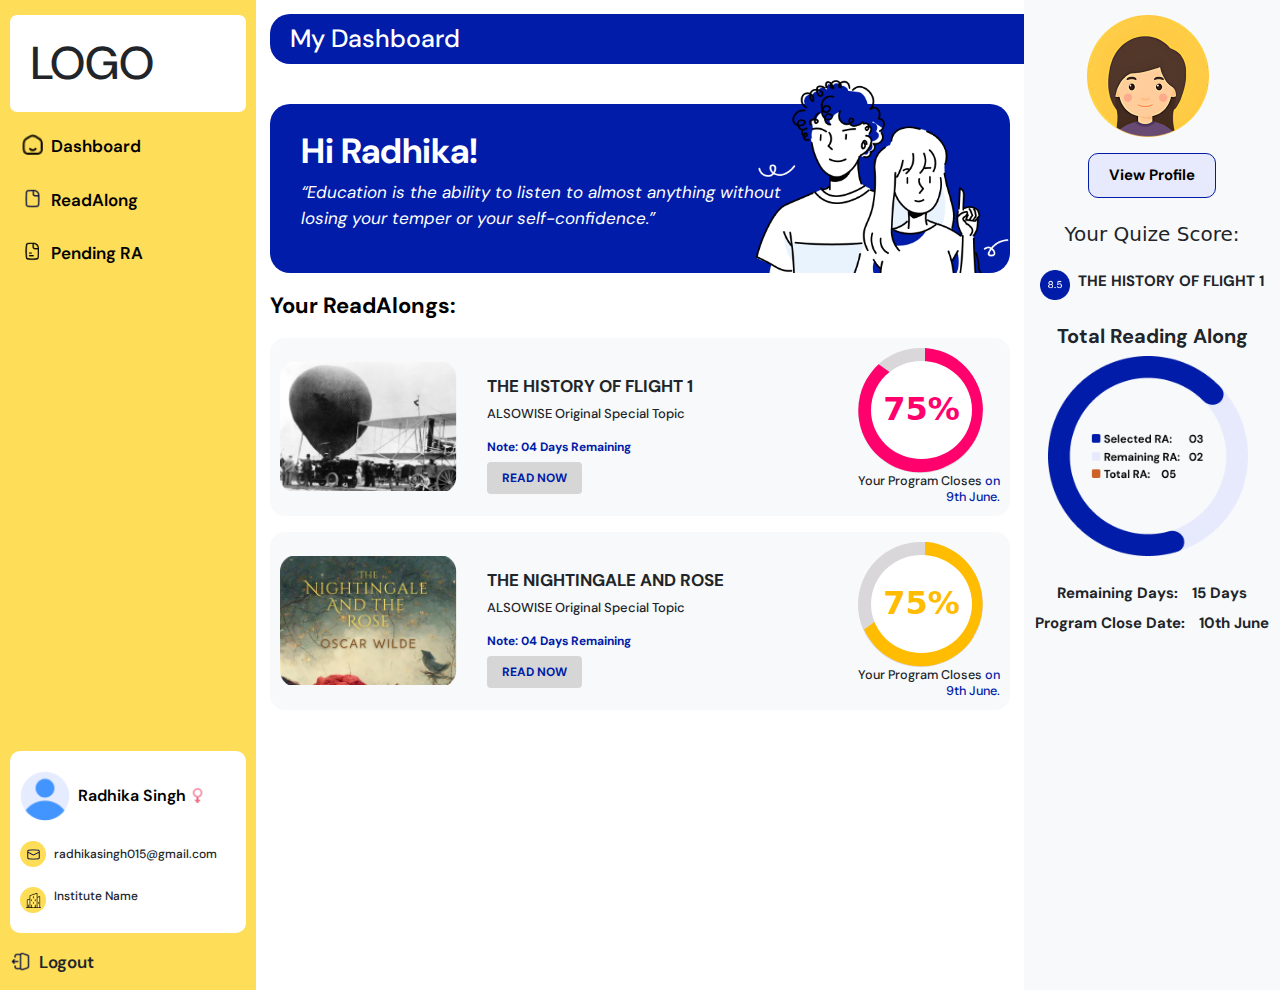
<file: index.html>
<!DOCTYPE html>
<html lang="en">

<head>
    <meta charset="UTF-8">
    <meta name="viewport" content="width=device-width, initial-scale=1.0">
    <title>Document</title>
    <link href="https://cdn.jsdelivr.net/npm/bootstrap@5.3.3/dist/css/bootstrap.min.css" rel="stylesheet"
        integrity="sha384-QWTKZyjpPEjISv5WaRU9OFeRpok6YctnYmDr5pNlyT2bRjXh0JMhjY6hW+ALEwIH" crossorigin="anonymous">
    <script src="https://cdn.jsdelivr.net/npm/bootstrap@5.3.3/dist/js/bootstrap.bundle.min.js"
        integrity="sha384-YvpcrYf0tY3lHB60NNkmXc5s9fDVZLESaAA55NDzOxhy9GkcIdslK1eN7N6jIeHz"
        crossorigin="anonymous"></script>
    <link rel="stylesheet" href="https://cdnjs.cloudflare.com/ajax/libs/font-awesome/6.5.2/css/all.min.css"
        integrity="sha512-SnH5WK+bZxgPHs44uWIX+LLJAJ9/2PkPKZ5QiAj6Ta86w+fsb2TkcmfRyVX3pBnMFcV7oQPJkl9QevSCWr3W6A=="
        crossorigin="anonymous" referrerpolicy="no-referrer" />
    <link rel="stylesheet" href="style.css">
    <script src="https://cdnjs.cloudflare.com/ajax/libs/jquery/3.5.1/jquery.min.js" charset="utf-8"></script>
</head>


<body>
    <div class="container-fluid main-wrapper">
        <div class="row">

            <div class="col-2 col-sm-12  d-flex justify-content-lg-between  " style="flex-direction: column">
                <div class="fgfg">

                    <nav class="navbar navbar-expand-lg navbar-light d-sm-block  d-lg-none d-md-none">
                        <div class="container-fluid">
                            <a class="navbar-brand" href="#">
                                <div class="logo">
                                    <h4>Logo</h4>
                                </div>
                            </a>
                            <button class="navbar-toggler" type="button" data-bs-toggle="collapse"
                                data-bs-target="#navbarText" aria-controls="navbarText" aria-expanded="false"
                                aria-label="Toggle navigation">
                                <span class="navbar-toggler-icon"></span>
                            </button>
                            <div class="collapse navbar-collapse dropdown-menu" id="navbarText">

                                <ul class="navbar-nav me-auto mb-2 mb-lg-0  " id="mobile-nav">
                                    <li><a class="nav-link active" aria-current="page" href="#" href> <img
                                                src="img/Vector.png"> <span>Dashboard</span><i
                                                class="fa-solid fa-angle-right "></i></a> </li>
                                    <li><a class="nav-link" href=""> <img src="img/Paper-Blank.png"><span>
                                                ReadAlong</span><i class="fa-solid fa-angle-right "></i></a> </li>
                                    <li class="btun sub-btn"><a class="nav-link" href="#"><img
                                                src="img/Paper-Note.png"><span>Pending RA</span>
                                            <i class="fa-solid fa-angle-right dropdown "></i></a>
                                    </li>
                                    <div class="sub-menu ">
                                        <div class="d-flex " style="justify-content: end;">
                                            <img src="img/Vector (1).png"><span>Pending Quize</span>
                                        </div>
                                    </div>
                                </ul>

                                <div class="options ">

                                    <div class="id-box-footer ">
                                        <div class="d-flex">
                                            <img src="img/Ellipse 27.png" alt="">
                                            <div class="content d-flex">
                                                Radhika Singh <img src="img/image 22.png">
                                            </div>
                                        </div>
                                        <div class="d-flex">
                                            <img src="img/mail.png" alt="">
                                            <div class="content">
                                                radhikasingh015@gmail.com
                                            </div>
                                        </div>
                                        <div class="d-flex">
                                            <img src="img/institue.png" alt="">
                                            <div class="content">
                                                Institute Name
                                            </div>
                                        </div>
                                    </div>
                
                                    <div class="logout d-flex mt-3">
                                        <img src="img/Logout.png"> <span>Logout</span>
                                    </div>
                                </div>

                            </div>
                        </div>
                    </nav>

                    <div class="d-none d-lg-block d-md-block">
                        <div class="logo">
                            <h4>Logo</h4>
                        </div>
                        <div class="options">
                            <ul>
                                <li><a href> <img src="img/Vector.png"> <span>Dashboard</span><i
                                            class="fa-solid fa-angle-right "></i></a> </li>
                                <li><a href=""> <img src="img/Paper-Blank.png"><span> ReadAlong</span><i
                                            class="fa-solid fa-angle-right "></i></a> </li>
                                <li class="btun sub-btn"><a href="#"><img src="img/Paper-Note.png"><span>Pending RA</span>
                                        <i class="fa-solid fa-angle-right dropdown "></i></a>
                                </li>
                                <div class="sub-menu ">
                                    <div class="d-flex " style="justify-content: end;">
                                        <img src="img/Vector (1).png"><span>Pending Quize</span>
                                    </div>
                                </div>
                            </ul>
                        </div>
                    </div>
                    


                </div>



                <div class="options d-none d-lg-block d-md-block">

                    <div class="id-box-footer ">
                        <div class="d-flex">
                            <img src="img/Ellipse 27.png" alt="">
                            <div class="content d-flex">
                                Radhika Singh <img src="img/image 22.png">
                            </div>
                        </div>
                        <div class="d-flex">
                            <img src="img/mail.png" alt="">
                            <div class="content">
                                radhikasingh015@gmail.com
                            </div>
                        </div>
                        <div class="d-flex">
                            <img src="img/institue.png" alt="">
                            <div class="content">
                                Institute Name
                            </div>
                        </div>
                    </div>

                    <div class="logout d-flex mt-3">
                        <img src="img/Logout.png"> <span>Logout</span>
                    </div>
                </div>
            </div>
            <div class="col-10 col-sm-12">
                <h5 class="Dashboard-heading">My Dashboard</h5>

                <div class="Message-box d-flex">
                    <div class="inner-content ">
                        <h3> Hi Radhika!</h3>
                        <p>“Education is the ability to listen to almost anything without losing your temper or your
                            self-confidence.” </p>

                    </div>

                    <img src="img/Illustration.png" class="d-none d-sm-block">
                </div>


                <div class="reading-section mt-3" id="second-col">
                    <p class="reading">Your ReadAlongs:</p>


                    <div class="row " id="gapping">
                        <div class="col-lg-12 col-md-6 col-sm-12 justify-content-sm-center">
                            <div class="first d-lg-flex    text-center-sm" style="align-items: center;">

                                <img src="img/Photo.png">
                                <div class="content text-sm-center text-lg-start mt-sm-3">
                                    <h5> THE HISTORY OF FLIGHT 1</h5>
                                    <p> ALSOWISE Original Special Topic</p>
                                    <h6 class="Note">Note: 04 Days Remaining </h6>
                                    <button>Read Now</button>
                                </div>

                                <div style="flex-direction: column;margin-left: auto;">
                                    <div class="indicator">
                                        <div class="all">
                                            <div class="circle-wrap">
                                                <div class="circle">
                                                    <div class="mask full-1">
                                                        <div class="fill-1"></div>
                                                    </div>
                                                    <div class="mask half">
                                                        <div class="fill-1"></div>
                                                    </div>
                                                    <div class="inside-circle2"> 75% </div>
                                                </div>
                                            </div>

                                        </div>
                                    </div>
                                    <div class="first-content">
                                        Your Program Closes

                                        <span>on <br>9th June.</span>

                                    </div>

                                </div>


                            </div>

                        </div>
                        <div class="col-lg-12 col-md-6 col-sm-12">
                            <div class="first d-lg-flex text-center-sm  mt-lg-3" style="align-items: center;">




                                <img src="img/ghgh.png">


                                <div class="content text-sm-center text-lg-start mt-sm-3">
                                    <h5> THE NIGHTINGALE AND ROSE</h5>
                                    <p> ALSOWISE Original Special Topic</p>
                                    <h6 class="Note">Note: 04 Days Remaining </h6>
                                    <button>Read Now</button>
                                </div>



                                <div style="flex-direction: column;margin-left: auto;">
                                    <div class="indicator">

                                        <div class="all">
                                            <div class="circle-wrap">
                                                <div class="circle">
                                                    <div class="mask full-2">
                                                        <div class="fill-2"></div>
                                                    </div>
                                                    <div class="mask half">
                                                        <div class="fill-2"></div>
                                                    </div>
                                                    <div class="inside-circle"> 75% </div>
                                                </div>
                                            </div>

                                        </div>
                                    </div>

                                    <div class="first-content">
                                        Your Program Closes

                                        <span>on<br> 9th June.</span>

                                    </div>

                                </div>
                            </div>
                        </div>

                    </div>

                </div>
            </div>
            <div class="col-2 col-third  col-sm-12">
                <center><img src="img/user.png" alt="">
                    <button class="mt-3"> View Profile</buttons>
                </center>
                <div class="inner-content-third">
                    <h5 class="mt-4 text-sm-center">Your Quize Score:</h5>
                    <div class="d-flex mt-4  ">
                        <img src="img/score box.png">
                        <p> THE HISTORY OF FLIGHT 1</p>

                    </div>

                </div>



                <div class="indicator-chat mt-3 text-sm-center">
                    <center>
                        <h5>Total Reading Along</h5>
                    </center>

                    <div class="indicator-chattt">
                        <img src="img/chart.png">
                    </div>
                    <div class="Remaining-days mt-4 text-sm-center">
                        <span>
                            Remaining Days:
                        </span>
                        <span>
                            15 Days
                        </span>
                    </div>
                    <div class="Program-Close mt-1">
                        <span>
                            Program Close Date:
                        </span>
                        <span>
                            10th June
                        </span>
                    </div>
                </div>

            </div>
        </div>


    </div>
    </div>
</body>



<script type="text/javascript">
    $(document).ready(function () {
        //jquery for toggle sub menus
        $('.sub-btn').click(function () {
            $(this).next('.sub-menu').slideToggle();
            $(this).find('.dropdown').toggleClass('rotate');
        });

        //jquery for expand and collapse the sidebar
        $('.menu-btn').click(function () {
            $('.side-bar').addClass('active');
            $('.menu-btn').css("visibility", "hidden");
        });

        $('.close-btn').click(function () {
            $('.side-bar').removeClass('active');
            $('.menu-btn').css("visibility", "visible");
        });
    });
</script>
<script src="//cdnjs.cloudflare.com/ajax/libs/jquery/3.2.1/jquery.min.js"></script>
</html>
</file>
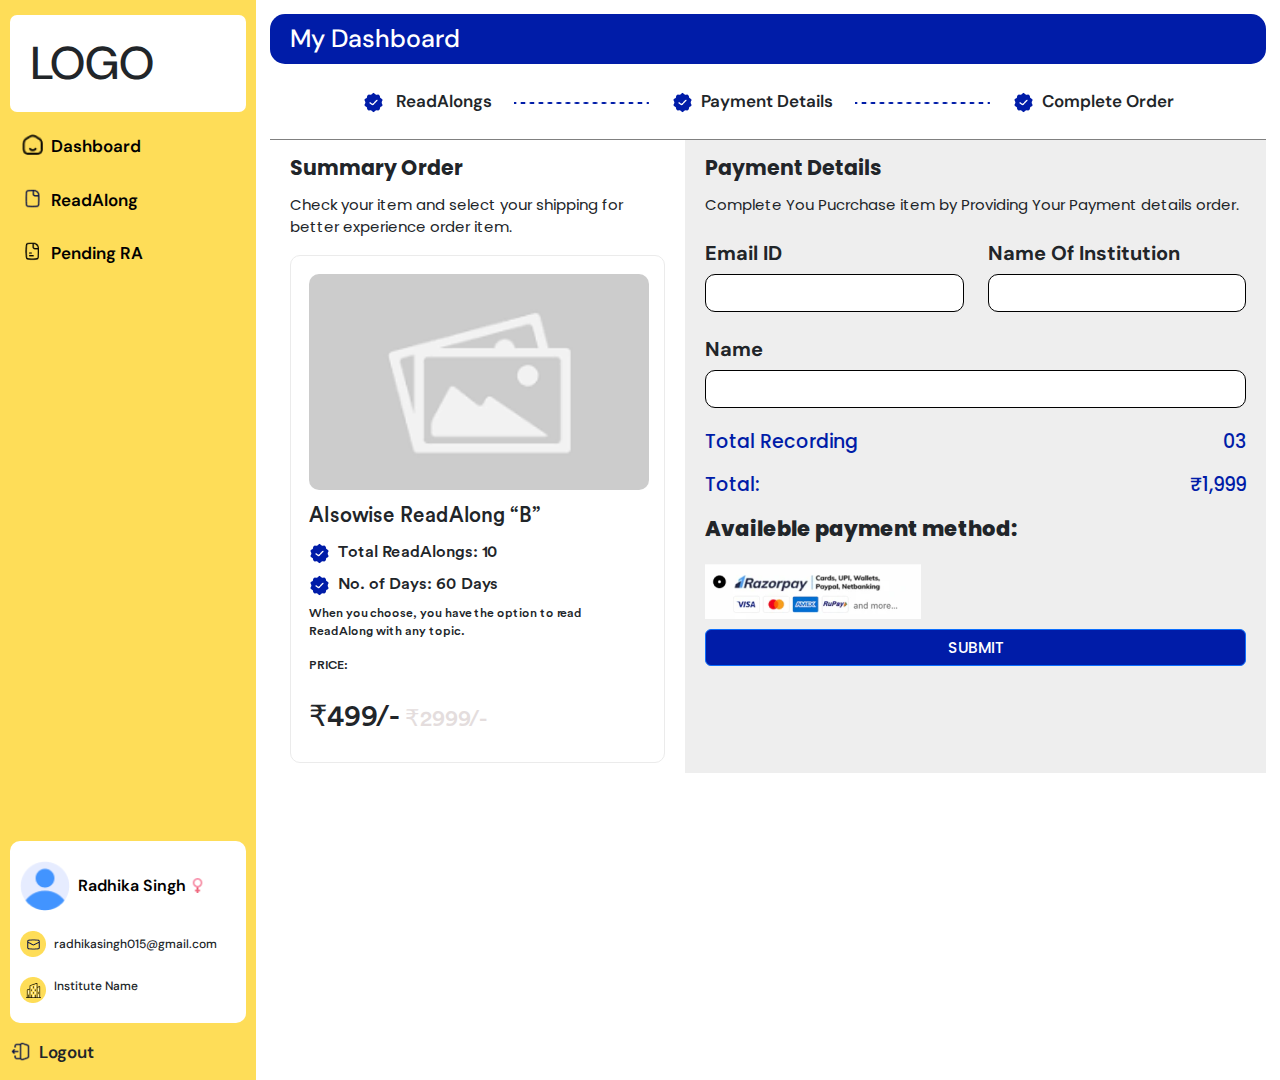
<file: payment.html>
<!DOCTYPE html>
<html lang="en">

<head>
    <meta charset="UTF-8">
    <meta name="viewport" content="width=device-width, initial-scale=1.0">
    <title>Document</title>
    <link href="https://cdn.jsdelivr.net/npm/bootstrap@5.3.3/dist/css/bootstrap.min.css" rel="stylesheet"
        integrity="sha384-QWTKZyjpPEjISv5WaRU9OFeRpok6YctnYmDr5pNlyT2bRjXh0JMhjY6hW+ALEwIH" crossorigin="anonymous">
    <script src="https://cdn.jsdelivr.net/npm/bootstrap@5.3.3/dist/js/bootstrap.bundle.min.js"
        integrity="sha384-YvpcrYf0tY3lHB60NNkmXc5s9fDVZLESaAA55NDzOxhy9GkcIdslK1eN7N6jIeHz"
        crossorigin="anonymous"></script>
    <link rel="stylesheet" href="https://cdnjs.cloudflare.com/ajax/libs/font-awesome/6.5.2/css/all.min.css"
        integrity="sha512-SnH5WK+bZxgPHs44uWIX+LLJAJ9/2PkPKZ5QiAj6Ta86w+fsb2TkcmfRyVX3pBnMFcV7oQPJkl9QevSCWr3W6A=="
        crossorigin="anonymous" referrerpolicy="no-referrer" />
    <link rel="stylesheet" href="style.css">
    <script src="https://cdnjs.cloudflare.com/ajax/libs/jquery/3.5.1/jquery.min.js" charset="utf-8"></script>
    <link rel="stylesheet" href="payment.css">
</head>


<body>
    <div class="container-fluid main-wrapper">
        <div class="row">

            <div class="col-2 col-sm-12  d-flex justify-content-lg-between  " style="flex-direction: column">
                <div class="fgfg">

                    <nav class="navbar navbar-expand-lg navbar-light d-sm-block  d-lg-none d-md-none">
                        <div class="container-fluid">
                            <a class="navbar-brand" href="#">
                                <div class="logo">
                                    <h4>Logo</h4>
                                </div>
                            </a>
                            <button class="navbar-toggler" type="button" data-bs-toggle="collapse"
                                data-bs-target="#navbarText" aria-controls="navbarText" aria-expanded="false"
                                aria-label="Toggle navigation">
                                <span class="navbar-toggler-icon"></span>
                            </button>
                            <div class="collapse navbar-collapse dropdown-menu" id="navbarText">

                                <ul class="navbar-nav me-auto mb-2 mb-lg-0  " id="mobile-nav">
                                    <li><a class="nav-link active" aria-current="page" href="#" href> <img
                                                src="img/Vector.png"> <span>Dashboard</span><i
                                                class="fa-solid fa-angle-right "></i></a> </li>
                                    <li><a class="nav-link" href=""> <img src="img/Paper-Blank.png"><span>
                                                ReadAlong</span><i class="fa-solid fa-angle-right "></i></a> </li>
                                    <li class="btun sub-btn"><a class="nav-link" href="#"><img
                                                src="img/Paper-Note.png"><span>Pending RA</span>
                                            <i class="fa-solid fa-angle-right dropdown "></i></a>
                                    </li>
                                    <div class="sub-menu ">
                                        <div class="d-flex " style="justify-content: end;">
                                            <img src="img/Vector (1).png"><span>Pending Quize</span>
                                        </div>
                                    </div>
                                </ul>

                                <div class="options ">

                                    <div class="id-box-footer ">
                                        <div class="d-flex">
                                            <img src="img/Ellipse 27.png" alt="">
                                            <div class="content d-flex">
                                                Radhika Singh <img src="img/image 22.png">
                                            </div>
                                        </div>
                                        <div class="d-flex">
                                            <img src="img/mail.png" alt="">
                                            <div class="content">
                                                radhikasingh015@gmail.com
                                            </div>
                                        </div>
                                        <div class="d-flex">
                                            <img src="img/institue.png" alt="">
                                            <div class="content">
                                                Institute Name
                                            </div>
                                        </div>
                                    </div>
                
                                    <div class="logout d-flex mt-3">
                                        <img src="img/Logout.png"> <span>Logout</span>
                                    </div>
                                </div>

                            </div>
                        </div>
                    </nav>

                    <div class="d-none d-lg-block d-md-block">
                        <div class="logo">
                            <h4>Logo</h4>
                        </div>
                        <div class="options">
                            <ul>
                                <li><a href> <img src="img/Vector.png"> <span>Dashboard</span><i
                                            class="fa-solid fa-angle-right "></i></a> </li>
                                <li><a href=""> <img src="img/Paper-Blank.png"><span> ReadAlong</span><i
                                            class="fa-solid fa-angle-right "></i></a> </li>
                                <li class="btun sub-btn"><a href="#"><img src="img/Paper-Note.png"><span>Pending RA</span>
                                        <i class="fa-solid fa-angle-right dropdown "></i></a>
                                </li>
                                <div class="sub-menu ">
                                    <div class="d-flex " style="justify-content: end;">
                                        <img src="img/Vector (1).png"><span>Pending Quize</span>
                                    </div>
                                </div>
                            </ul>
                        </div>
                    </div>
                    


                </div>



                <div class="options d-none d-lg-block d-md-block">

                    <div class="id-box-footer ">
                        <div class="d-flex">
                            <img src="img/Ellipse 27.png" alt="">
                            <div class="content d-flex">
                                Radhika Singh <img src="img/image 22.png">
                            </div>
                        </div>
                        <div class="d-flex">
                            <img src="img/mail.png" alt="">
                            <div class="content">
                                radhikasingh015@gmail.com
                            </div>
                        </div>
                        <div class="d-flex">
                            <img src="img/institue.png" alt="">
                            <div class="content">
                                Institute Name
                            </div>
                        </div>
                    </div>

                    <div class="logout d-flex mt-3">
                        <img src="img/Logout.png"> <span>Logout</span>
                    </div>
                </div>
            </div>
            <div class="col-10">
                <h5 class="Dashboard-heading">My Dashboard</h5>
                <div class="Payment-gateway">
                    <span class=""> <img src="img/verify 2.png" > ReadAlongs<span>
                            <img class="line-img" src="img/Line 2.png">
                            <span class=""> <img src="img/verify 2.png">Payment Details<span>
                                    <img class="line-img" src="img/Line 2.png">
                                    <span class=""><img src="img/verify 2.png">Complete Order<span>
                </div>

                <div class="row summary-order">
                    <div class=" col-lg-5 col-sm-12">
                        <h3>Summary Order</h3>
                        <p> Check your item and select your shipping for better experience order item.</p>


                        <div class="img-card">

                            <center><img  src="img/download.png" alt="nothug"></center>
                            <h4 class="mt-2"> Alsowise ReadAlong “B”</h4>
                            <h5 class="mt-2"><img src="img/verify 2.png">Total ReadAlongs: 10</h5>
                            <h5><img src="img/verify 2.png">No. of Days: 60 Days</h5>
                            <p>When you choose, you have the option to read ReadAlong with any topic. </p>
                            <div class="Price">
                                <p>
                                    PRICE:
                                </p>
                                <span>
                                    ₹499/-
                                </span>
                                <span>
                                    ₹2999/-
                                </span>
                            </div>
                        </div>
                    </div>
                    <div class=" col-lg-7 col-sm-12">
                        <h4>Payment Details</h4>
                        <p> Complete You Pucrchase item by Providing Your Payment details order.</p>
                        <form class="mt-3">
                            <div class="row">
                                <div class="mb-3 col-lg-6 col-sm-12">
                                    <label for="exampleInputEmail1" class="form-label">Email ID</label>
                                    <input type="email" class="form-control" id="exampleInputEmail1"
                                        aria-describedby="emailHelp">

                                </div>
                                <div class="mb-3 col-lg-6 col-sm-12">
                                    <label for="exampleInputPassword1" class="form-label">Name Of Institution</label>
                                    <input type="password" class="form-control" id="exampleInputPassword1">
                                </div>

                                <div class="mb-3 col-lg-12 col-sm-12">
                                    <label for="exampleInputPassword1" class="form-label">Name</label>
                                    <input type="password" class="form-control" id="exampleInputPassword1">
                                </div>
                            </div>



                            <div class="content">

                                <div class="first d-flex " style="justify-content: space-between;">
                                    <span>
                                        Total Recording
                                    </span>
                                    <span>
                                        03
                                    </span>
                                </div>
                                <div class="second d-flex mt-2" style="justify-content: space-between;">

                                    <span>
                                        Total:
                                    </span>
                                    <span>
                                        ₹1,999
                                    </span>
                                </div>

                                <div class="availablepayment">
                                    <p> Availeble payment method:</p>
                                    <img src="img/payment.png">
                                </div>
                            </div>

                            <button type="submit" class="btn btn-primary col-12">SUBMIT</button>
                        </form>



                        <div class="content">

                        </div>
                    </div>

                </div>


            </div>


        </div>
    </div>
    <script type="text/javascript">
        $(document).ready(function () {
            //jquery for toggle sub menus
            $('.sub-btn').click(function () {
                $(this).next('.sub-menu').slideToggle();
                $(this).find('.dropdown').toggleClass('rotate');
            });

            //jquery for expand and collapse the sidebar
            $('.menu-btn').click(function () {
                $('.side-bar').addClass('active');
                $('.menu-btn').css("visibility", "hidden");
            });

            $('.close-btn').click(function () {
                $('.side-bar').removeClass('active');
                $('.menu-btn').css("visibility", "visible");
            });
        });
    </script>
</body>

</html>
</file>
<file: style.css>
@import url('https://fonts.googleapis.com/css2?family=DM+Sans:ital,opsz,wght@0,9..40,100..1000;1,9..40,100..1000&display=swap');
@import url('https://fonts.googleapis.com/css2?family=Poppins:ital,wght@0,100;0,200;0,300;0,400;0,500;0,600;0,700;0,800;0,900;1,100;1,200;1,300;1,400;1,500;1,600;1,700;1,800;1,900&display=swap');

@font-face {
    font-family: circular-fonts;
    src: url(circular-std-medium-500.ttf);
}

:root {
    --Dm-sans: "DM Sans", sans-serif;
    --Poppins: "Poppins", sans-serif;
    --Flow: "Flow Circular", system-ui;

}

.main-wrapper .row .col-2:nth-child(1) {
    background-color: #FEDD58;
    ;
    height: 110vh;
}

.main-wrapper .col-2 {
    padding: 15px 10px;
    width: 20%;
    height: 110vh;

}

.col-10 {
    width: 60%;
    height: 110vh;
}

.col-2 {
    width: 20%;
    height: 100vh;
}

.main-wrapper #mobile-nav i {
    margin-top: auto;
    margin-bottom: auto;
    display: flex;
}


.main-wrapper #mobile-nav .nav-link {
    display: flex;
}

.main-wrapper .options i {

    margin-top: auto;
    margin-bottom: auto;
    display: flex;
}

.main-wrapper .logo h4 {
    background-color: rgb(255, 255, 255);
    padding: 21px 21px;
    border-radius: 7px;
    font-size: 46px;
    text-transform: uppercase;
    font-weight: 500;
    font-family: var(--Dm-sans);

}

.first .first-content {
    font-family: var(--Dm-sans);
    font-size: 12.65px;
    font-weight: 500;
    line-height: 16.47px;
    text-align: right;

}




.first .first-content span {
    color: #001CA8;
}


.main-wrapper .options a {
    display: flex;

}


.main-wrapper #mobile-nav span {
    font-family: var(--Dm-sans);
    font-weight: 600;
    display: flex;
    margin-right: auto;
    font-size: 17px;
}

.main-wrapper .options span {
    font-family: var(--Dm-sans);
    font-weight: 600;
    display: flex;
    margin-right: auto;
    font-size: 17px;
}



.main-wrapper .options ul {
    margin-left: 0px !important;
    padding-left: 0px !important;
}

.main-wrapper #mobile-nav ul {
    margin-left: 0px !important;
    padding-left: 0px !important;
}


.main-wrapper #mobile-nav ul li {
    list-style-type: none;
    padding: 14px 12px;
}


.main-wrapper .options li {
    list-style-type: none;
    padding: 14px 12px;

}

.main-wrapper img {
    height: 21px;
    margin-right: 8px;
    object-fit: cover;
}

.main-wrapper #mobile-nav ul li a {
    text-decoration: none;
    color: black;
}


.main-wrapper .options a {
    text-decoration: none;
    color: black;

}



.main-wrapper .options ul li:nth-child(3):hover .drop-down-menu {
    display: block;
    transition: 1s;
}

.main-wrapper #mobile-nav ul li:nth-child(3):hover .drop-down-menu {
    display: block;
    transition: 1s;
}


.id-box-footer {
    background-color: white;
    border-radius: 10px;
    padding: 10px 10px;
    margin-top: 75px;

}

.logout span {
    font-size: 18px;
    font-family: var(--Dm-sans);
    font-size: 18px;
    font-weight: 500;
    line-height: 26.1px;
    letter-spacing: -0.015em;
    text-align: left;

}

.logout {
    align-items: center;
}


.id-box-footer .d-flex:nth-child(1) img {
    height: 50px;
    width: 50px;
}

.id-box-footer .d-flex:nth-child(1) .content {
    align-items: center;
    font-family: var(--Dm-sans);
    color: black;
    font-size: 16px;
    font-weight: 600;
}

.id-box-footer .d-flex:nth-child(1) .content img {
    height: 15px;
    width: 15px;
    object-fit: cover;
    display: flex;
    margin-left: 4px;
    align-items: center;


}

.id-box-footer .d-flex:nth-child(2) img {
    height: 26px;
    width: 26px;
    object-fit: cover;
}

.id-box-footer>.d-flex {
    padding: 10px 0px;
}

.id-box-footer .d-flex:nth-child(2) .content {
    font-size: 12px;
    font-family: var(--Dm-sans);
    font-weight: 500;
    display: flex;
    align-items: center;
}

.id-box-footer .d-flex:nth-child(3) .content {
    font-size: 12px;
    font-weight: 500;
    font-family: var(--Dm-sans);
}

.id-box-footer .d-flex:nth-child(3) img {
    height: 26px;
    width: 26px;
    object-fit: cover;
}

.main-wrapper .col-10 .Dashboard-heading {
    font-family: var(--Dm-sans);
    background-color: #001CA8;
    color: white;
    padding: 10px 20px;
    border-radius: 20px;
    font-weight: 500;
    width: 787px;
    font-size: 25px;
}

.main-wrapper .col-10 {
    padding: 14px;
}

.main-wrapper .col-10 .Message-box h3 {
    font-family: var(--Dm-sans);
    font-size: 35px;
    font-weight: 700;
    color: white;

}

.main-wrapper .col-10 .Message-box {
    background-color: #001CA8;
}

.main-wrapper .col-10 .Message-box p {
    font-family: var(--Dm-sans);
    font-size: 17px;
    font-style: italic;
    color: white;
    font-weight: 400;
}

.Message-box .inner-content {
    width: 500px;
}

.Message-box {
    padding: 26px 31px;
    border-radius: 20px;
    margin-top: 40px;
    position: relative;
}

.Message-box img {
    height: 200px;
    position: absolute;
    right: -11px;
    top: -31px;
}

.col-10 .reading {
    color: black;
    font-size: 22px;
    font-family: var(--Dm-sans);
    font-weight: 700;
}

.col-10 .reading-section .first img {
    height: 129px;
    width: 177px;
    margin-right: 30px;
}

.reading-section .first {
    background: #F8F9FA;
    padding: 10px;
    border-radius: 15px;
}

.col-10 .reading-section .first .content h5 {
    font-family: var(--Dm-sans);
    font-weight: 700;
    font-size: 17px;

}

.col-10 .reading-section .first .content p {
    font-family: var(--Dm-sans);
    font-weight: 500;
    font-size: 13px;
}

.col-10 .reading-section .first .content h6 {
    color: #001CA8;
    font-weight: 700;
    font-size: 12px;
    font-family: var(--Dm-sans);

}

.col-10 .reading-section .first .content button {
    font-family: var(--Dm-sans);
    background-color: rgb(214, 214, 214);
    padding: 7px 15px;
    border: 0px;
    font-weight: 700;
    font-size: 12px;
    border-radius: 4px;
    color: #001CA8;
    text-transform: uppercase;

}

.indicator {
    display: flex;

    margin-left: auto;
}

.all {
    display: flex;
}

.circle-wrap {
    display: grid;
    grid-template-columns: repeat(1, 160px);
    grid-gap: 80px;
    width: 125px;
    height: 125px;
    background: #d9d7da;
    border-radius: 50%;
}

.circle-wrap .circle .mask,
.circle-wrap .circle .fill-1,
.circle-wrap .circle .fill-2,
.circle-wrap .circle .fill-3 {
    width: 125px;
    height: 124px;
    position: absolute;
    border-radius: 50%;
}

.circle-wrap .circle .mask {
    clip: rect(0px, 163px, 158px, 67px);
}

.circle-wrap .inside-circle {
    width: 101px;
    height: 98px;
    border-radius: 50%;
    background: white;
    line-height: 96px;
    text-align: center;
    margin-top: 13px;
    margin-left: 13px;


    color: #FFBC00 !important;
    position: absolute;
    z-index: 100;
    font-weight: 700;
    font-size: 2em;
}

.circle-wrap .inside-circle2 {
    width: 101px;
    height: 98px;
    border-radius: 50%;
    background: white;
    line-height: 96px;
    text-align: center;
    margin-top: 13px;
    margin-left: 13px;
    color: #FF006D !important;
    position: absolute;
    z-index: 100;
    font-weight: 700;
    font-size: 2em;
}

/* color animation */

.mask .fill-1 {
    clip: rect(0px, 75px, 150px, 0px);
    background: #FF006D;
    ;
}

.mask .fill-2 {
    clip: rect(0px, 75px, 150px, 0px);
    background-color: #FFBC00;
}





.mask.full-1,
.circle .fill-1 {
    animation: fill-1 ease-in-out 3s;
    transform: rotate(153deg);
}

@keyframes fill-1 {
    0% {
        transform: rotate(0deg);
    }

    100% {
        transform: rotate(153deg);
    }
}

/* 2nd bar */



.mask.full-2,
.circle .fill-2 {
    animation: fill-2 ease-in-out 3s;
    transform: rotate(117deg);
}

@keyframes fill-2 {
    0% {
        transform: rotate(0deg);
    }

    100% {
        transform: rotate(117deg);
    }
}

/* 3rd progress bar */
.mask .fill-3 {
    clip: rect(0px, 75px, 150px, 0px);
    background-color: #23b9ea;
}

.mask.full-3,
.circle .fill-3 {
    animation: fill-3 ease-in-out 3s;
    transform: rotate(135deg);
}

@keyframes fill-3 {
    0% {
        transform: rotate(0deg);
    }

    100% {
        transform: rotate(135deg);
    }
}

.col-third {
    width: 20%;
    height: 100vh;
    background: #F8F9FA;

}

.col-third img {
    display: flex;

    height: 122px;
    width: 122px;

}

.col-third {

    justify-content: center;
}

.col-third button {
    padding: 10px 20px;
    border-radius: 10px;
    border: 1px #001CA8 solid;
    border-color: #001CA8;
    background: #E7EAFC;
    font-family: var(--Dm-sans);
    font-size: 15px;
    font-weight: 700;
}

.inner-content-third img {
    height: 30px;
    width: 30px;
}

.inner-content-third p {
    font-size: 15px;
    font-family: var(--Dm-sans);
    font-weight: 700;
}

.indicator-chat h5 {
    font-family: var(--Dm-sans);
    font-size: 20px;
    font-weight: 700;
    text-align: center;

}



.indicator-chat .indicator-chattt img {
    height: 200px;
    width: 200px;

}

.indicator-chat .indicator-chattt {
    display: flex;
    justify-content: center;
}

.indicator-chat .Remaining-days span {
    font-family: var(--Dm-sans);
    font-size: 15px;
    font-weight: 700;
    line-height: 26.04px;
    text-align: left;

}

.Remaining-days span:nth-child(2) {
    margin-left: 10px;
}

.Program-Close span:nth-child(2) {
    margin-left: 10px;
}

.indicator-chat .Program-Close span {
    font-family: var(--Dm-sans);
    font-size: 15px;
    font-weight: 700;
    line-height: 26.04px;
    text-align: left;

}

.Payment-gateway {
    text-align: center;
    margin: 20px 0px;
}

.Payment-gateway span {
    font-family: var(--Dm-sans);
    font-size: 17px;
    font-weight: 600;
    line-height: 35.31px;
    text-align: left;
    display: inline;

}

.inner-content-third .d-flex {
    justify-content: center;
}

.Payment-gateway .line-img {
    height: 2px;
    margin: 0px 18px;
    width: 136px;

}

.img-card center img {
    height: 216px;
    width: 101%;
    border-radius: 10px;
}

.img.card {
    height: 200px;

}

.img-card {
    border-radius: 10px;
    padding: 20px;
    margin: 10px 68px 0px 0px;
    border: 1px solid #EBEBEB;
}

.summary-order {
    border-top: 1px solid grey;
    margin: 0px 30px;
}

.summary-order h3 {
    font-family: var(--Poppins);
    font-size: 20.54px;
    font-weight: 700;
    line-height: 35.31px;
    text-align: left;

}

.summary-order p {
    font-family: var(--Poppins);
    font-size: 15px;
    font-weight: 400;

    text-align: left;

}

.img-card h4 {
    font-family: circular-fonts;
    font-size: 20.66px;
    font-weight: 500;
    line-height: 35.75px;
    letter-spacing: -0.005em;
    text-align: left;

}

.img-card h5 {
    font-family: circular-fonts;
    font-size: 16.5px;
    font-weight: 500;
    line-height: 23.83px;
    letter-spacing: -0.005em;
    text-align: left;

}

.img-card p {
    font-family: circular-fonts;
    font-size: 12.33px;
    font-weight: 500;
    line-height: 17.88px;
    letter-spacing: -0.005em;
    text-align: left;

}

.img-card .price p {
    font-family: var(--Dm-sans);
    font-size: 9.86px;
    font-weight: 500;
    background: #091144;

    line-height: 14.3px;
    text-align: left;

}

.Price span:nth-child(2) {
    font-family: circular-fonts;
    font-size: 28.99px;
    font-weight: 500;
    line-height: 53.63px;
    letter-spacing: -0.005em;
    text-align: left;

}

.Price span:nth-child(3) {
    font-family: circular-fonts;
    font-size: 22.52px;
    font-weight: 500;
    line-height: 32.66px;
    letter-spacing: -0.005em;
    text-align: left;
    color: #E4DDDD;

}

.summary-order .col-lg-7 h4 {
    font-family: var(--Poppins);
    font-size: 20.54px;
    font-weight: 700;
    line-height: 35.31px;
    text-align: left;

}


.summary-order .col-lg-7>p {
    font-family: var(--Poppins);
    font-size: 15px;
    font-weight: 400;
    margin: 0px;
    text-align: left;

}

.availablepayment img {
    height: 55px;
    width: 216px;
    object-fit: cover;
    margin: 10px 0px;
}

.availablepayment p {
    font-family: var(--Poppins);
    font-size: 21px;
    font-weight: 800;
    margin: 10px 0px;

}

.summary-order .col-lg-5 {
    padding: 10px 20px;
}

.summary-order .col-lg-7 {
    background: #eeeeee;

    ;
    padding: 10px 20px;
}

form button {
    background-color: #001CA8 !important;
    font-family: var(--Poppins) !important;
    font-size: 15.38px !important;
    font-weight: 500 !important;
    line-height: 29.08px;
    text-align: left;

}

form .content .first span {
    font-family: var(--Poppins);
    color: #001CA8;
    font-size: 19px;
    font-weight: 500;
    line-height: 35.31px;
    text-align: left;
}

form input {
    border: 1px solid black !important;
    border-radius: 10px !important;
}

form label {
    font-family: var(--Dm-sans);
    font-size: 20px;
    font-weight: 700;
    line-height: 42px;
    text-align: left;
    margin-bottom: 0px !important;
}

form .content .second span {
    font-family: var(--Poppins);
    color: #001CA8;
    font-size: 19px;
    font-weight: 500;
    line-height: 35.31px;
    text-align: left;
}



.sub-menu {
    display: none;
    margin-left: 46px;
}

.rotate {
    transform: rotate(90deg);
}


.dropdown {

    transition: 0.3s ease;
}

@media only screen and (min-width: 0px) and (max-width: 700px) {
    .col-2 {
        width: 100% !important;
    }


    .main-wrapper .col-10 .Dashboard-heading {
        font-family: var(--Dm-sans);
        background-color: #001CA8;
        color: white;
        padding: 10px 20px;
        border-radius: 20px;
        font-weight: 500;
        width: 100%;
        font-size: 25px;
    }

    .col-10 {
        width: 100% !important;
        height: 100%;
    }

    .Payment-gateway span {
        font-family: var(--Dm-sans);
        font-size: 17px;
        font-weight: 600;
        line-height: 35.31px;
        text-align: left;
        display: flow;

    }

    .col-10 .reading-section .first img {
        height: 229px !important;
        width: 100% !important;
        margin-right: 0px;
    }

    .reading-section .first {
        background: #F8F9FA;
        padding: 10px;
        text-align: center;
        border-radius: 15px;
    }

    .indicator {
        display: flex !important;

        margin-top: 10px;
        justify-content: center;
    }


    .first .first-content {
        font-family: var(--Dm-sans);
        font-size: 12.65px;
        font-weight: 500;
        line-height: 16.47px;
        text-align: center;
        margin-top: 10px;
    }

    .col-10 .reading-section .first .content h5 {
        margin-top: 10px;
    }

    .main-wrapper .row .col-2:nth-child(1) {
        background-color: #FEDD58;
        height: 100%;
    }

    .col-third .inner-content-third {
        text-align: center;
        width: 100%;
    }

    .inner-content-third .d-flex {
        justify-content: center;
    }

    #gapping {
        row-gap: 20px;
    }

    .indicator-chat .Remaining-days span {
        font-family: var(--Dm-sans);
        font-size: 15px;
        font-weight: 700;
        line-height: 26.04px;
        text-align: center;
    }

    .Remaining-days,
    .Program-Close {
        text-align: center;
    }

    .main-wrapper .col-2 {
        padding: 15px 10px;
        width: 20%;
        height: 100%;
    }
}




@media only screen and (min-width: 700px) and (max-width: 991px) {


    .col-third {
        width: 100% !important;
        height: 100%;
    }

    .main-wrapper .col-2 {
        padding: 15px 10px;
        width: 30%;
        height: 125vh !important;
    }


    .col-third .inner-content-third {
        text-align: center;
    }

    .col-10 {
        width: 70%;
        height: 100% !important;
    }

    .col-10 .reading-section .first img {
        height: 200px;
        width: 100%;
        margin-right: 0px;
        object-fit: cover;
    }

    .indicator {
        display: flex !important;

        margin-top: 10px;
        justify-content: center;
    }

    .first .first-content {
        font-family: var(--Dm-sans);
        font-size: 12.65px;
        font-weight: 500;
        line-height: 16.47px;
        text-align: center;
    }


    #gapping {
        row-gap: 20px;
    }

    .indicator-chat .Remaining-days span {
        font-family: var(--Dm-sans);
        font-size: 15px;
        font-weight: 700;
        line-height: 26.04px;
        text-align: center;
    }

    .main-wrapper .col-2 {
        padding: 15px 10px;
        width: 30%;

        height: 100%;
    }
}



.dropdown-menu {
    display: block;
    visibility: visible;
    opacity: 1;
    /* top: 149px; */
    /* inset: 0px; */
    left: 0px;
    margin: 0px;
    padding: 10px 14px;
    top: 150px;
    width: 100%;
    transform: translateY(0px);
    transition: .5s ease-in-out all;
}

.dropdown-menu.show {
    display: block;
    visibility: visible;
    opacity: 1;
    /* top: 149px; */
    /* inset: 0px; */
    left: 0px;
    margin: 0px;
    top: 150px;
    width: 100%;
    transform: translateY(0px);
    transition: .5s ease all;
}
</file>
<file: payment.css>
@media only screen and (min-width: 0px) and (max-width: 700px) {
    .main-wrapper .row .col-2:nth-child(1) {
        background-color: #FEDD58;
        height: 100% !important;
    }
}


.col-10 {
    width: 100%;
    height: 100vh !important;
}

.main-wrapper .col-10 .Dashboard-heading {
    font-family: var(--Dm-sans);
    background-color: #001CA8;
    color: white;
    padding: 10px 20px;
    border-radius: 15px;
    font-weight: 500;
    width: 100%;
    font-size: 25px;
}
.img-card {
    border-radius: 10px;
    padding: 18px;
    margin: 0px 0px 0px 0px;
    border: 1px solid #EBEBEB;
}

.summary-order {
    border-top: 1px solid grey;
    margin: 0px 0px;
}

.col-10 {
    width: 80%;
    height: 100vh !important;
}

.col-2 {
    height: 120vh !important;
}



@media only screen and (min-width: 700px) and (max-width: 991px) {
    .main-wrapper .col-2 {
        padding: 15px 10px;
        width: 100%;
        height: 100%;
    }

    

    .summary-order {
        border-top: 1px solid grey;
        margin: 0px 0px;
    }
    .img-card {
        border-radius: 10px;
        padding: 18px;
        margin: 0px 0px 0px 0px;
        border: 1px solid #EBEBEB;
    }

    .col-10 {
        width: 100%;
        height: 100vh !important;
    }

    .main-wrapper .col-10 .Dashboard-heading {
        font-family: var(--Dm-sans);
        background-color: #001CA8;
        color: white;
        padding: 10px 20px;
        border-radius: 15px;
        font-weight: 500;
        width: 100%;
        font-size: 25px;
    }
}
</file>
